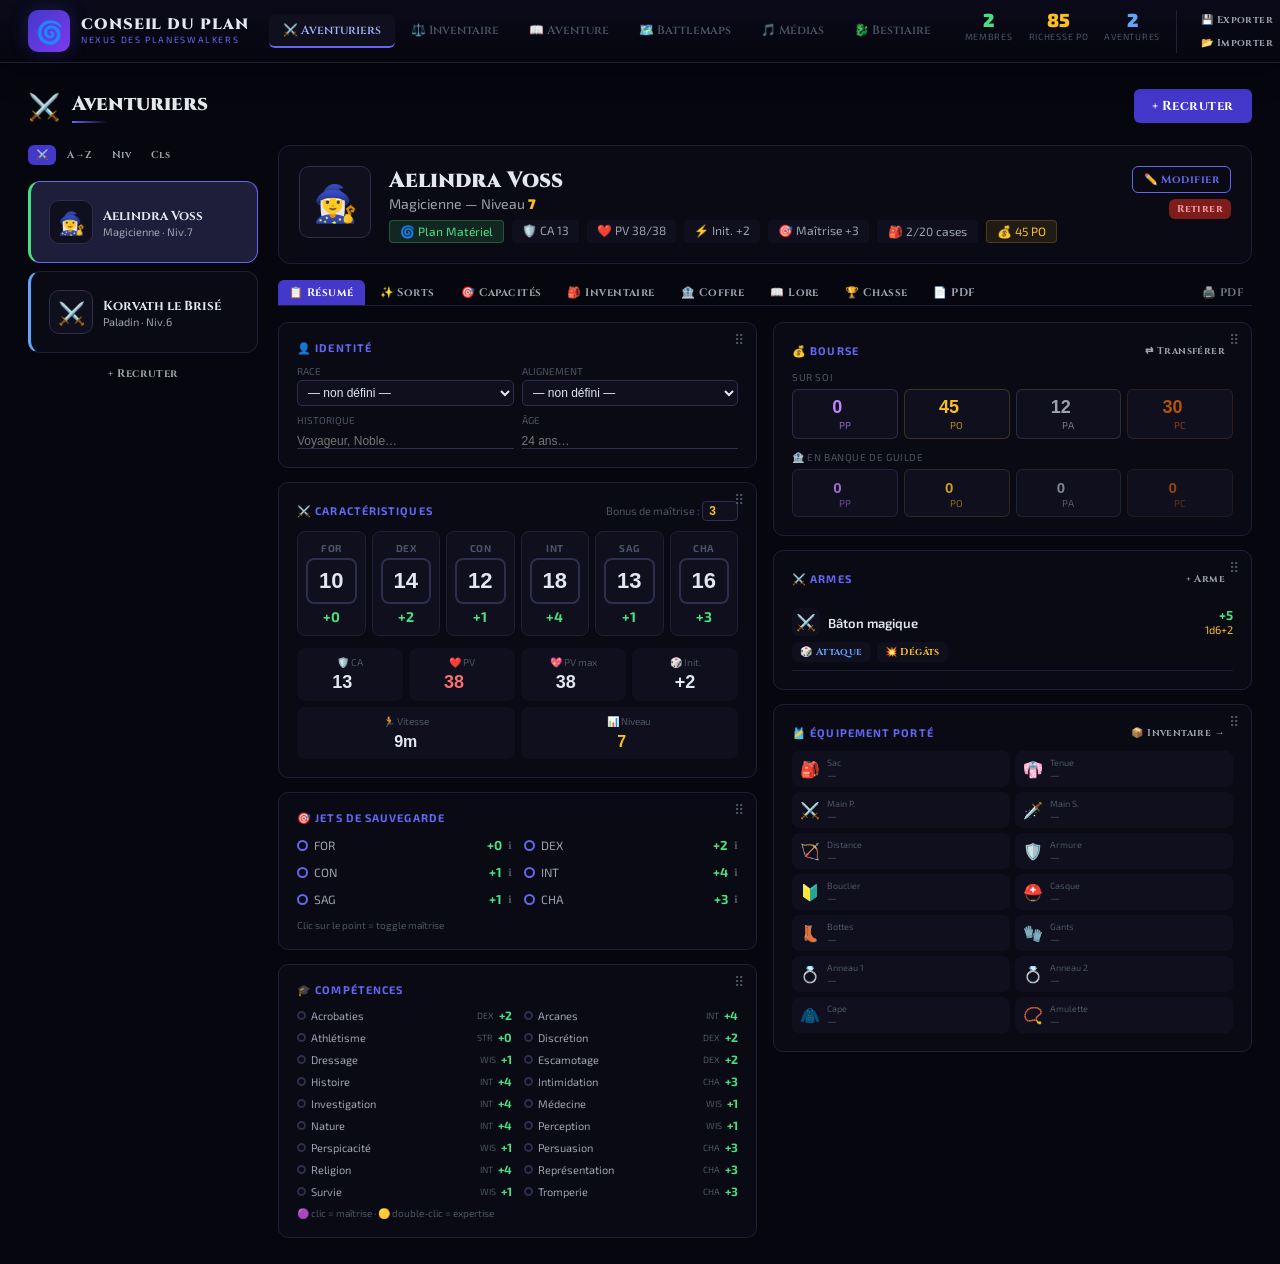
<file: conseil-du-plan-v1.0/index.html>
<!DOCTYPE html>
<html lang="fr">
<head>
    <meta charset="UTF-8">
    <meta name="viewport" content="width=device-width, initial-scale=1.0">
    <title>Conseil du Plan</title>
    
    <!-- Google Fonts -->
    <link href="https://fonts.googleapis.com/css2?family=Cinzel:wght@400;600;700;900&family=Crimson+Pro:ital,wght@0,400;0,600;1,400;1,600&family=Exo+2:wght@300;400;600;700&display=swap" rel="stylesheet">

    <!-- CSS -->
    <link rel="stylesheet" href="css/styles.css">
</head>
<body>
<body>

<!-- HEADER -->
<header id="header">
  <div id="header-inner">
    <div id="logo">
      <div id="logo-icon">🌀</div>
      <div>
        <div id="logo-title">CONSEIL DU PLAN</div>
        <div id="logo-sub">Nexus des Planeswalkers</div>
      </div>
    </div>
    <nav>
      <button class="nav-btn active" data-module="members" onclick="switchModule('members',this)">⚔️ Aventuriers</button>
      <button class="nav-btn" data-module="inventory" onclick="switchModule('inventory',this)">⚖️ Inventaire</button>
      <button class="nav-btn" data-module="adventure" onclick="switchModule('adventure',this)">📖 Aventure</button>
      <button class="nav-btn" data-module="battlemap" onclick="switchModule('battlemap',this)">🗺️ Battlemaps</button>
      <button class="nav-btn" data-module="media" onclick="switchModule('media',this)">🎵 Médias</button>
      <button class="nav-btn" data-module="bestiary" onclick="switchModule('bestiary',this)">🐉 Bestiaire</button>
    </nav>
    <div id="stats">
      <div class="stat"><div class="stat-v" id="stat-members" style="color:var(--green)">0</div><div class="stat-l">Membres</div></div>
      <div class="stat"><div class="stat-v" id="stat-items" style="color:var(--gold)">0 PO</div><div class="stat-l">Richesse PO</div></div>
      <div class="stat"><div class="stat-v" id="stat-logs" style="color:var(--blue)">0</div><div class="stat-l">Aventures</div></div>
      <div style="display:flex;flex-direction:column;gap:3px;border-left:1px solid var(--border);padding-left:16px">
        <button class="btn btn-ghost btn-xs" onclick="exportData()" title="Exporter toutes les données en JSON" style="font-size:10px;white-space:nowrap">💾 Exporter</button>
        <button class="btn btn-ghost btn-xs" onclick="importData()" title="Importer un fichier de sauvegarde JSON" style="font-size:10px;white-space:nowrap">📂 Importer</button>
      </div>
      <button onclick="toggleTheme()" id="theme-btn" title="Basculer mode clair/sombre"
        style="background:none;border:1px solid var(--border2);border-radius:8px;cursor:pointer;padding:6px 10px;font-size:16px;color:var(--text);transition:all .2s;margin-left:4px">🌙</button>
    </div>
  </div>
</header>

<main id="main">
  <div id="module-members" class="module"></div>
  <div id="module-inventory" class="module" style="display:none"></div>
  <div id="module-battlemap" class="module" style="display:none"></div>
  <div id="module-media" class="module" style="display:none"></div>
  <div id="module-adventure" class="module" style="display:none"></div>
  <div id="module-bestiary" class="module" style="display:none"></div>
</main>

<!-- MODAL CONTAINER -->
<div id="modal-container"></div>
<div id="toast"></div>


    <!-- JS Modules (ordre important !) -->
    <script src="js/core/constants.js"></script>
    <script src="js/data/data-store.js"></script>
    <script src="js/core/db.js"></script>
    <script src="js/core/toast.js"></script>
    <script src="js/core/modal.js"></script>
    <script src="js/core/app.js"></script>
    <script src="js/core/utils.js"></script>
    <script src="js/modules/aventuriers.js"></script>
    <script src="js/modules/member-modal.js"></script>
    <script src="js/modules/member-spells.js"></script>
    <script src="js/modules/member-inventory.js"></script>
    <script src="js/modules/member-save.js"></script>
    <script src="js/modules/member-resources.js"></script>
    <script src="js/modules/inventaire.js"></script>
    <script src="js/modules/journal.js"></script>
    <script src="js/modules/pnj.js"></script>
    <script src="js/modules/battlemaps.js"></script>
    <script src="js/modules/medias.js"></script>
    <script src="js/modules/bestiaire.js"></script>
    <script src="js/data/spells-aidedd.js"></script>
    <script src="js/modules/tresors.js"></script>
    <script src="js/modules/chasse.js"></script>
    <script src="js/modules/aventure.js"></script>
    <script src="js/core/export-import.js"></script>
    <script src="js/core/init.js"></script>
</body>
</html>
</file>
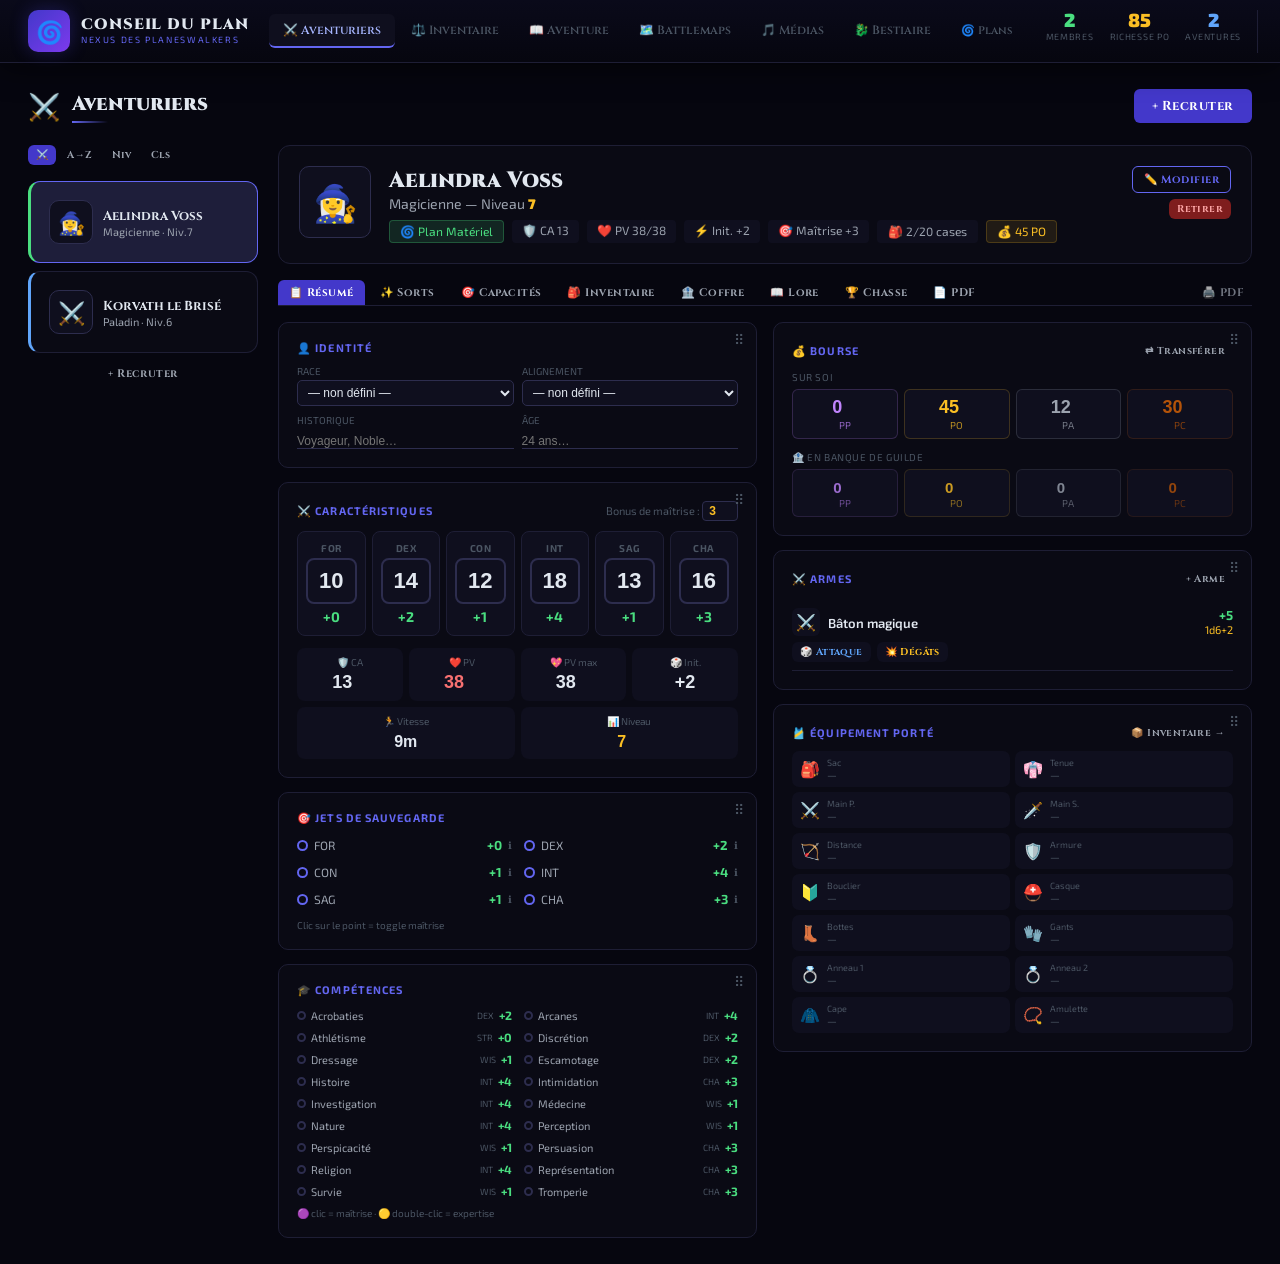
<file: conseil-du-plan-v8/index.html>
<!DOCTYPE html>
<html lang="fr">
<head>
    <meta charset="UTF-8">
    <meta name="viewport" content="width=device-width, initial-scale=1.0">
    <title>Conseil du Plan</title>
    
    <!-- Google Fonts -->
    <link href="https://fonts.googleapis.com/css2?family=Cinzel:wght@400;600;700;900&family=Crimson+Pro:ital,wght@0,400;0,600;1,400;1,600&family=Exo+2:wght@300;400;600;700&display=swap" rel="stylesheet">

    <!-- CSS -->
    <link rel="stylesheet" href="css/styles.css">
</head>
<body>
<body>

<!-- HEADER -->
<header id="header">
  <div id="header-inner">
    <div id="logo">
      <div id="logo-icon">🌀</div>
      <div>
        <div id="logo-title">CONSEIL DU PLAN</div>
        <div id="logo-sub">Nexus des Planeswalkers</div>
      </div>
    </div>
    <nav>
      <button class="nav-btn active" data-module="members" onclick="switchModule('members',this)">⚔️ Aventuriers</button>
      <button class="nav-btn" data-module="inventory" onclick="switchModule('inventory',this)">⚖️ Inventaire</button>
      <button class="nav-btn" data-module="adventure" onclick="switchModule('adventure',this)">📖 Aventure</button>
      <button class="nav-btn" data-module="battlemap" onclick="switchModule('battlemap',this)">🗺️ Battlemaps</button>
      <button class="nav-btn" data-module="media" onclick="switchModule('media',this)">🎵 Médias</button>
      <button class="nav-btn" data-module="bestiary" onclick="switchModule('bestiary',this)">🐉 Bestiaire</button>
      <button class="nav-btn" onclick="openPlanesModal()" style="font-size:11px" title="Gérer les noms de plans">🌀 Plans</button>
    </nav>
    <div id="stats">
      <div class="stat"><div class="stat-v" id="stat-members" style="color:var(--green)">0</div><div class="stat-l">Membres</div></div>
      <div class="stat"><div class="stat-v" id="stat-items" style="color:var(--gold)">0 PO</div><div class="stat-l">Richesse PO</div></div>
      <div class="stat"><div class="stat-v" id="stat-logs" style="color:var(--blue)">0</div><div class="stat-l">Aventures</div></div>
      <div style="display:flex;flex-direction:column;gap:3px;border-left:1px solid var(--border);padding-left:16px">
        <button class="btn btn-ghost btn-xs" onclick="exportData()" title="Exporter toutes les données en JSON" style="font-size:10px;white-space:nowrap">💾 Exporter</button>
        <button class="btn btn-ghost btn-xs" onclick="importData()" title="Importer un fichier de sauvegarde JSON" style="font-size:10px;white-space:nowrap">📂 Importer</button>
      </div>
      <button onclick="toggleTheme()" id="theme-btn" title="Basculer mode clair/sombre"
        style="background:none;border:1px solid var(--border2);border-radius:8px;cursor:pointer;padding:6px 10px;font-size:16px;color:var(--text);transition:all .2s;margin-left:4px">🌙</button>
    </div>
  </div>
</header>

<main id="main">
  <div id="module-members" class="module"></div>
  <div id="module-inventory" class="module" style="display:none"></div>
  <div id="module-battlemap" class="module" style="display:none"></div>
  <div id="module-media" class="module" style="display:none"></div>
  <div id="module-adventure" class="module" style="display:none"></div>
  <div id="module-bestiary" class="module" style="display:none"></div>
</main>

<!-- MODAL CONTAINER -->
<div id="modal-container"></div>
<div id="toast"></div>


    <!-- JS Modules (ordre important !) -->
    <script src="js/core/constants.js"></script>
    <script src="js/data/data-store.js"></script>
    <script src="js/core/db.js"></script>
    <script src="js/core/toast.js"></script>
    <script src="js/core/modal.js"></script>
    <script src="js/core/app.js"></script>
    <script src="js/core/utils.js"></script>
    <script src="js/modules/aventuriers.js"></script>
    <script src="js/modules/member-modal.js"></script>
    <script src="js/modules/member-spells.js"></script>
    <script src="js/modules/member-inventory.js"></script>
    <script src="js/modules/member-save.js"></script>
    <script src="js/modules/member-resources.js"></script>
    <script src="js/modules/inventaire.js"></script>
    <script src="js/modules/journal.js"></script>
    <script src="js/modules/pnj.js"></script>
    <script src="js/modules/battlemaps.js"></script>
    <script src="js/modules/medias.js"></script>
    <script src="js/modules/bestiaire.js"></script>
    <script src="js/data/spells-aidedd.js"></script>
    <script src="js/modules/tresors.js"></script>
    <script src="js/modules/chasse.js"></script>
    <script src="js/modules/aventure.js"></script>
    <script src="js/core/export-import.js"></script>
    <script src="js/core/init.js"></script>
</body>
</html>
</file>
<file: conseil-du-plan-v1.0/css/styles.css>
/* @import déplacé vers <link> dans index.html */

*{box-sizing:border-box;margin:0;padding:0}
:root{
  --bg:#06060f;--surface:#0a0a14;--surface2:#0f0f1e;--selected:#1e1e3a;--border:#1e1e35;--border2:#2d2d4e;
  --text:#e2e8f0;--muted:#9ca3af;--dim:#4b5563;
  --indigo:#6366f1;--indigo-dark:#4338ca;--indigo-deep:#312e81;
  --gold:#fbbf24;--green:#4ade80;--sky:#38bdf8;--red:#f87171;--blue:#60a5fa;--purple:#c084fc;
  --accent:#c8a455;
}
body{background:var(--bg);color:var(--text);font-family:'Exo 2',sans-serif;min-height:100vh}
::-webkit-scrollbar{width:5px;height:5px}
::-webkit-scrollbar-track{background:var(--surface)}
::-webkit-scrollbar-thumb{background:var(--border2);border-radius:3px}

/* ═══════════════════════════════════════════════════════════
   HEADER
   ═══════════════════════════════════════════════════════════ */
#header{
  position:sticky;top:0;z-index:200;
  background:linear-gradient(180deg,#0a0a1a,#06060f);
  border-bottom:1px solid var(--border);
  box-shadow:0 4px 30px rgba(0,0,0,.6);
  padding:0 28px;
}
#header-inner{max-width:1440px;margin:0 auto;display:flex;align-items:center;gap:20px;height:62px}
#logo{display:flex;align-items:center;gap:11px;flex-shrink:0}
#logo-icon{
  width:42px;height:42px;
  background:linear-gradient(135deg,var(--indigo-dark),#7c3aed);
  border-radius:10px;display:flex;align-items:center;justify-content:center;
  font-size:22px;box-shadow:0 0 18px #4338ca55
}
#logo-title{font-family:'Cinzel',serif;font-weight:900;font-size:15px;letter-spacing:.06em;color:var(--text);line-height:1.1}
#logo-sub{font-size:9px;letter-spacing:.18em;text-transform:uppercase;color:var(--indigo)}
nav{display:flex;gap:2px;flex:1;justify-content:center}
.nav-btn{
  display:flex;align-items:center;gap:7px;padding:8px 14px;border-radius:6px;border:none;
  cursor:pointer;background:transparent;color:var(--dim);font-family:'Cinzel',serif;
  font-size:12px;font-weight:600;border-bottom:2px solid transparent;transition:all .15s;
  white-space:nowrap
}
.nav-btn:hover{color:var(--muted);background:var(--surface2)}
.nav-btn.active{color:#a5b4fc;background:var(--surface2);border-bottom-color:var(--indigo)}
#stats{display:flex;gap:16px;flex-shrink:0}
.stat{text-align:center}
.stat-v{font-weight:900;font-size:19px;line-height:1}
.stat-l{font-size:9px;text-transform:uppercase;letter-spacing:.08em;color:var(--dim);margin-top:2px}

/* ═══════════════════════════════════════════════════════════
   MAIN
   ═══════════════════════════════════════════════════════════ */
#main{max-width:1440px;margin:0 auto;padding:26px 28px}
.module-header{display:flex;align-items:center;gap:12px;margin-bottom:22px}
.module-title{font-family:'Cinzel',serif;font-weight:900;font-size:20px;color:var(--text)}
.module-bar{width:36px;height:2px;background:linear-gradient(90deg,var(--indigo),transparent);margin-top:4px}

/* ═══════════════════════════════════════════════════════════
   CARDS
   ═══════════════════════════════════════════════════════════ */
.card{background:var(--surface);border:1px solid var(--border);border-radius:10px;padding:18px}
.card:hover{border-color:var(--border2)}

/* ═══════════════════════════════════════════════════════════
   BUTTONS
   ═══════════════════════════════════════════════════════════ */
.btn{
  display:inline-flex;align-items:center;gap:6px;padding:8px 18px;border-radius:6px;border:none;
  cursor:pointer;font-weight:700;font-family:'Cinzel',serif;letter-spacing:.04em;
  font-size:13px;transition:all .15s;white-space:nowrap
}
.btn-primary{background:var(--indigo-dark);color:#fff}
.btn-primary:hover{background:#3730a3}
.btn-outline{background:transparent;color:var(--indigo);border:1px solid var(--indigo)}
.btn-outline:hover{background:var(--surface2)}
.btn-ghost{background:transparent;color:var(--muted);border:none}
.btn-ghost:hover{background:var(--border)}
.btn-danger{background:#7f1d1d;color:#fca5a5;border:none}
.btn-danger:hover{background:#991b1b}
.btn-sm{padding:5px 11px;font-size:11px}
.btn-xs{padding:3px 8px;font-size:10px}

/* ═══════════════════════════════════════════════════════════
   FORM
   ═══════════════════════════════════════════════════════════ */
.field{margin-bottom:14px}
.field label{
  display:block;font-size:11px;color:var(--muted);
  letter-spacing:.09em;text-transform:uppercase;margin-bottom:5px;font-weight:600
}
.field input,.field textarea,.field select{
  width:100%;background:var(--surface2);border:1px solid var(--border2);border-radius:6px;
  color:var(--text);padding:8px 12px;font-size:14px;font-family:inherit;outline:none;
  transition:border .15s
}
.field input:focus,.field textarea:focus,.field select:focus{border-color:var(--indigo)}
.field textarea{resize:vertical;font-family:'Crimson Pro',serif;font-size:15px;line-height:1.7}
.grid2{display:grid;grid-template-columns:1fr 1fr;gap:0 16px}

/* ═══════════════════════════════════════════════════════════
   MODAL
   ═══════════════════════════════════════════════════════════ */
.overlay{
  position:fixed;inset:0;background:rgba(0,0,0,.78);backdrop-filter:blur(5px);
  z-index:500;display:flex;align-items:center;justify-content:center;padding:20px
}
.modal{
  background:var(--bg);border:1px solid var(--border2);border-radius:14px;
  width:100%;max-width:680px;max-height:88vh;overflow:auto;
  box-shadow:0 30px 60px rgba(0,0,0,.8)
}
.modal-wide{max-width:900px}
.modal-header{
  padding:18px 24px;border-bottom:1px solid var(--border);
  display:flex;justify-content:space-between;align-items:center;
  position:sticky;top:0;background:var(--bg);z-index:10
}
.modal-title{font-family:'Cinzel',serif;font-size:17px;color:var(--text)}
.modal-body{padding:24px}
.modal-footer{
  padding:14px 24px;border-top:1px solid var(--border);
  display:flex;justify-content:flex-end;gap:10px;
  position:sticky;bottom:0;background:var(--bg)
}
.modal-close{background:none;border:none;color:var(--dim);cursor:pointer;font-size:20px;line-height:1;padding:2px 6px}
.modal-close:hover{color:var(--text)}

/* ═══════════════════════════════════════════════════════════
   RARITY BADGES
   ═══════════════════════════════════════════════════════════ */
.badge{padding:2px 8px;border-radius:4px;font-size:11px;font-weight:600;letter-spacing:.05em}
.badge-common   {color:#9ca3af;background:#9ca3af18;border:1px solid #9ca3af33}
.badge-uncommon {color:#4ade80;background:#4ade8018;border:1px solid #4ade8033}
.badge-rare     {color:#60a5fa;background:#60a5fa18;border:1px solid #60a5fa33}
.badge-veryrare {color:#c084fc;background:#c084fc18;border:1px solid #c084fc33}
.badge-legendary{color:#fb923c;background:#fb923c18;border:1px solid #fb923c33}

/* ═══════════════════════════════════════════════════════════
   TAGS
   ═══════════════════════════════════════════════════════════ */
.tag{
  padding:2px 8px;border-radius:4px;font-size:11px;
  background:#6366f118;color:var(--indigo);border:1px solid #6366f133
}

/* ═══════════════════════════════════════════════════════════
   AVATAR PICKER
   ═══════════════════════════════════════════════════════════ */
.avatar-grid{display:flex;flex-wrap:wrap;gap:6px;margin-top:6px}
.avatar-opt{
  width:38px;height:38px;font-size:20px;background:var(--surface2);
  border:1px solid var(--border2);border-radius:6px;cursor:pointer;
  display:flex;align-items:center;justify-content:center;transition:all .1s
}
.avatar-opt:hover{border-color:var(--indigo)}
.avatar-opt.selected{background:var(--indigo-dark);border-color:var(--indigo)}
.avatar-img-opt{width:38px;height:38px;border-radius:6px;object-fit:cover;cursor:pointer;border:2px solid transparent}
.avatar-img-opt.selected{border-color:var(--indigo)}

/* ═══════════════════════════════════════════════════════════
   SECTION DIVIDER
   ═══════════════════════════════════════════════════════════ */
.section-divider{display:flex;align-items:center;gap:8px;margin-bottom:10px;margin-top:20px}
.section-divider-label{font-size:11px;font-weight:700;letter-spacing:.1em;text-transform:uppercase;color:var(--indigo);white-space:nowrap}
.section-divider-line{flex:1;height:1px;background:linear-gradient(90deg,var(--indigo)44,transparent)}

/* ═══════════════════════════════════════════════════════════
   JOURNAL PARCHMENT
   ═══════════════════════════════════════════════════════════ */
#journal-content.parchment{
  background:linear-gradient(160deg,#1a1208 0%,#130e06 50%,#1a1208 100%);
  border:1px solid #78350f55;border-radius:10px;padding:32px 36px;position:relative;
}
#journal-content.parchment::before{
  content:'';position:absolute;inset:0;border-radius:10px;
  background:url("data:image/svg+xml,%3Csvg xmlns='http://www.w3.org/2000/svg' width='200' height='200'%3E%3Cfilter id='n'%3E%3CfeTurbulence type='fractalNoise' baseFrequency='.65' numOctaves='3' stitchTiles='stitch'/%3E%3CfeColorMatrix type='saturate' values='0'/%3E%3C/filter%3E%3Crect width='200' height='200' filter='url(%23n)' opacity='0.04'/%3E%3C/svg%3E");
  pointer-events:none;opacity:.5
}
.journal-entry-text{
  font-family:'Crimson Pro',serif;font-size:17px;line-height:1.85;color:#d4b896;
  white-space:pre-wrap;position:relative;z-index:1
}
.journal-entry-title{font-family:'Cinzel',serif;font-size:22px;color:#e8d5b0;margin-bottom:8px;position:relative;z-index:1}
.journal-meta{color:#a07850;font-size:13px;position:relative;z-index:1}
.journal-tags{display:flex;gap:6px;flex-wrap:wrap;margin-top:16px;position:relative;z-index:1}
.journal-tag{padding:2px 10px;border-radius:4px;font-size:11px;background:#78350f22;color:#fbbf24;border:1px solid #78350f55}

/* ═══════════════════════════════════════════════════════════
   STATBLOCK
   ═══════════════════════════════════════════════════════════ */
.statblock{background:var(--surface2);border:1px solid var(--border2);border-radius:8px;padding:16px}
.stat-row{display:flex;justify-content:space-between;align-items:center;padding:6px 0;border-bottom:1px solid var(--border)}
.stat-row:last-child{border-bottom:none}
.stat-key{color:var(--muted);font-size:13px}
.stat-val{color:var(--text);font-weight:600;font-size:13px;text-align:right;max-width:60%}
.stat-score{text-align:center;padding:10px 8px;background:var(--surface2);border-radius:8px;border:1px solid var(--border)}
.stat-score-val{font-size:22px;font-weight:900;color:var(--text);line-height:1}
.stat-score-mod{font-size:12px;color:var(--indigo);margin-top:2px}
.stat-score-name{font-size:10px;color:var(--dim);text-transform:uppercase;letter-spacing:.08em;margin-top:3px}

/* ═══════════════════════════════════════════════════════════
   MEMBER CARD
   ═══════════════════════════════════════════════════════════ */
.member-card{
  background:var(--surface);border:1px solid var(--border);border-radius:12px;
  overflow:hidden;transition:border-color .15s;cursor:pointer
}
.member-card:hover{border-color:var(--border2)}
.member-card.active{background:var(--selected);border-color:var(--indigo)}
.member-card-banner{height:5px}
.member-card-body{padding:18px}
.member-avatar{
  width:58px;height:58px;border-radius:10px;object-fit:cover;
  background:var(--surface2);border:1px solid var(--border2);
  display:flex;align-items:center;justify-content:center;
  font-size:30px;flex-shrink:0;overflow:hidden
}

/* ═══════════════════════════════════════════════════════════
   BATTLEMAP
   ═══════════════════════════════════════════════════════════ */
#map-canvas-wrap{overflow:auto;flex:1}
.map-cell{position:absolute;box-sizing:border-box;cursor:crosshair}
.token{
  position:absolute;border-radius:50%;display:flex;align-items:center;justify-content:center;
  font-weight:900;color:#fff;cursor:grab;user-select:none;z-index:10;
  font-size:10px;transition:box-shadow .1s;overflow:hidden;flex-direction:column
}
.token:active{cursor:grabbing}
.token.selected{outline:2px solid #fff;outline-offset:1px;box-shadow:0 0 14px currentColor!important}

/* ═══════════════════════════════════════════════════════════
   IMAGE UPLOAD
   ═══════════════════════════════════════════════════════════ */
.img-upload-btn{
  display:flex;flex-direction:column;align-items:center;justify-content:center;gap:6px;
  width:100%;min-height:90px;border:2px dashed var(--border2);border-radius:8px;
  cursor:pointer;color:var(--muted);font-size:13px;background:transparent;
  transition:border-color .15s;padding:16px
}
.img-upload-btn:hover{border-color:var(--indigo);color:var(--indigo)}

/* ═══════════════════════════════════════════════════════════
   DIVERS
   ═══════════════════════════════════════════════════════════ */
.scroll{overflow-y:auto}
hr{border:none;border-top:1px solid var(--border);margin:16px 0}

/* ═══════════════════════════════════════════════════════════
   TOAST
   ═══════════════════════════════════════════════════════════ */
#toast{
  position:fixed;bottom:24px;right:24px;z-index:999;
  background:var(--surface2);border:1px solid var(--indigo);border-radius:8px;
  padding:12px 20px;color:var(--text);font-size:14px;
  transform:translateY(80px);opacity:0;transition:all .3s;pointer-events:none
}
#toast.show{transform:translateY(0);opacity:1}

/* ═══════════════════════════════════════════════════════════
   SECRET BOX
   ═══════════════════════════════════════════════════════════ */
.secret-box{background:var(--surface);border:1px solid #78350f;border-radius:6px;padding:12px 16px}
.secret-text{color:#fcd34d;font-family:'Crimson Pro',serif;font-size:15px;line-height:1.7}

/* ═══════════════════════════════════════════════════════════
   RESPONSIVE
   ═══════════════════════════════════════════════════════════ */
@media(max-width:800px){
  #header-inner{flex-wrap:wrap;height:auto;padding:10px 0}
  nav{order:3;width:100%;overflow-x:auto;padding-bottom:4px}
}

/* ═══════════════════════════════════════════════════════════
   LIGHT MODE
   ═══════════════════════════════════════════════════════════ */
body.light-mode{
  --blue:#0369a1;
  --bg:#f0f0f8;--surface:#ffffff;--surface2:#f5f5fc;--selected:#e8eaff;
  --border:#d4d4e8;--border2:#b8b8d4;
  --text:#1a1a2e;--muted:#4b5280;--dim:#9090b0;
}
body.light-mode #header{background:linear-gradient(180deg,#ffffff,#f0f0f8);box-shadow:0 4px 20px rgba(0,0,0,.08)}
body.light-mode .nav-btn{color:var(--dim)}
body.light-mode .nav-btn:hover{background:#e8e8f8;color:var(--muted)}
body.light-mode .nav-btn.active{color:#4338ca;background:#ebebff;border-bottom-color:#4338ca}
body.light-mode .card{background:#fff;border-color:var(--border)}
body.light-mode input:focus,body.light-mode select:focus,body.light-mode textarea:focus{border-color:#6366f1;outline:none}
body.light-mode .btn-ghost{color:var(--muted);background:transparent}
body.light-mode .btn-ghost:hover{background:#e8e8f8;color:var(--text)}
body.light-mode .btn-outline{border-color:var(--border2);color:var(--muted)}
body.light-mode .btn-outline:hover{border-color:#6366f1;color:#6366f1}
body.light-mode #sidebar{background:#fff;border-color:var(--border)}
body.light-mode .member-card:hover{background:#f5f5fc;border-color:#c4c4e8}
body.light-mode .member-card.active{background:#eff1ff;border-color:#818cf8}
body.light-mode .stat-score{background:#f0f0fc}
body.light-mode .stat-score-val{color:#1a1a2e}
body.light-mode .stat-score-mod{color:#6366f1}
body.light-mode #toast{background:#fff;border-color:#6366f1;color:#1a1a2e;box-shadow:0 4px 20px rgba(0,0,0,.12)}
body.light-mode .secret-text{color:#92400e}
body.light-mode .img-upload-btn{border-color:var(--border2);color:var(--muted)}
body.light-mode .img-upload-btn:hover{border-color:#6366f1;color:#6366f1}
body.light-mode ::-webkit-scrollbar-track{background:#f0f0f8}
body.light-mode ::-webkit-scrollbar-thumb{background:#c4c4e0}
body.light-mode .secret-box{background:#fffbeb;border-color:#f59e0b}
body.light-mode #map-canvas-wrap{background:#dde1ea}
body.light-mode .overlay{background:rgba(0,0,0,.4)}
body.light-mode .modal{background:#fff;border-color:var(--border)}
body.light-mode .modal-header{background:#f8f8fb}
body.light-mode .modal-footer{background:#f8f8fb}
body.light-mode .modal-close{color:#555}
body.light-mode input,body.light-mode textarea,body.light-mode select{background:var(--surface);color:var(--text);border-color:var(--border2)}
body.light-mode .badge-common  {background:#f0f0f3;color:#555}
body.light-mode .badge-uncommon{background:#e7faf0;color:#16a34a}
body.light-mode .badge-rare    {background:#eff6ff;color:#2563eb}
body.light-mode .badge-veryrare{background:#f5f3ff;color:#7c3aed}
body.light-mode .badge-legendary{background:#fff7ed;color:#c2410c}
body.light-mode .tab-btn{color:#555}
body.light-mode .tab-btn.active{color:var(--indigo)}
body.light-mode #token-popup{background:#fff!important;border-color:#c0c4d8!important;color:var(--text)}
body.light-mode #token-popup *{color:var(--text)}
body.light-mode .tooltip{background:#fff;border:1px solid var(--border2);color:var(--text)}
/* Journal light */
body.light-mode #journal-content.parchment{
  background:linear-gradient(160deg,#fdf6e3 0%,#fef9ec 50%,#fdf6e3 100%);
  border-color:#c8a86044;box-shadow:0 4px 24px rgba(160,120,40,.08);
}
body.light-mode #journal-content.parchment::before{opacity:.12}
body.light-mode .journal-entry-title{color:#3d2b0e}
body.light-mode .journal-entry-text{color:#4a3520}
body.light-mode .journal-meta{color:#8b6340}
body.light-mode .journal-tag{background:#f3e4c044;color:#9a7030;border-color:#c8a86044}
body.light-mode #journal-sidebar>div{background:var(--surface)!important}
/* Drag & Drop light */
body.light-mode .drag-over{outline-color:var(--indigo);background:rgba(99,102,241,0.05)}
body.light-mode .dragging{opacity:.4}

/* ═══════════════════════════════════════════════════════════
   ANIMATIONS
   ═══════════════════════════════════════════════════════════ */
@keyframes slideUp{
  from{transform:translateY(20px);opacity:0}
  to  {transform:translateY(0);   opacity:1}
}
@keyframes fadeIn{
  from{opacity:0}
  to  {opacity:1}
}

/* ═══════════════════════════════════════════════════════════
   V6 : PANNEAUX LEGO (drag-and-drop du résumé aventurier)
   ═══════════════════════════════════════════════════════════ */
.v6-panel{
  position:relative;
  transition:box-shadow .15s,transform .1s;
  cursor:default;
}
.v6-panel-handle{
  position:absolute;top:8px;right:8px;
  color:var(--dim);font-size:14px;cursor:grab;
  padding:2px 4px;border-radius:4px;
  transition:color .15s,background .15s;
  user-select:none;line-height:1;
}
.v6-panel-handle:hover{color:var(--indigo);background:var(--indigo)15}
.v6-panel[draggable=true]{cursor:grab}
.v6-panel.dragging{opacity:.4;box-shadow:0 8px 24px #0008;transform:scale(.98)}
.v6-drop-col{
  display:flex;flex-direction:column;gap:14px;min-height:100px;
  transition:outline .15s;
}
.v6-drop-col.drag-over{
  outline:2px dashed var(--indigo);
  border-radius:10px;
  background:rgba(99,102,241,.04);
}

/* ═══════════════════════════════════════════════════════════
   PATCH 2b — DRAG & DROP UNIFIÉ (DragDrop dans utils.js)
   Ces classes sont appliquées par DragDrop.makeDraggable()
   et DragDrop.makeDropZone() sur tous les items d'inventaire,
   objets marchands, loot, etc.
   ═══════════════════════════════════════════════════════════ */

/**
 * État d'un élément en cours de drag.
 * Semi-transparent + légèrement réduit pour signaler le mouvement.
 * NE PAS modifier opacity à 0 (l'élément doit rester visible
 * comme "source" pendant le drag).
 */
.dragging{
  opacity:.4;
  transform:scale(.95);
  transition:opacity .15s ease, transform .15s ease;
  cursor:grabbing!important;
}

/**
 * État d'une zone de drop survolée par un drag.
 * Contour en tirets avec la couleur d'accent de l'application.
 * Le fond légèrement teinté aide à délimiter la zone sans être agressif.
 *
 * NOTE : outline-offset évite que le contour chevauche le contenu.
 * La valeur de --accent est définie dans :root et utilisée ici pour
 * assurer la cohérence avec le thème doré du jeu.
 */
.drag-over{
  outline:2px dashed var(--accent,#c8a455);
  outline-offset:4px;
  background:rgba(200,164,85,.05);
  border-radius:6px;
  transition:outline .1s ease, background .1s ease;
}

/* ── Variante indigo pour les zones de drop du coffre/inventaire ── */
/* Utilisée via chestDrop() dans aventuriers.js */
.drag-over-indigo{
  outline:2px dashed var(--indigo);
  outline-offset:4px;
  background:rgba(99,102,241,.05);
  border-radius:6px;
}

/* ═══════════════════════════════════════════════════════════
   V6 : INPUTS INLINE (champs de stats sans flèches spinner)
   ═══════════════════════════════════════════════════════════ */
.stat-score input{-moz-appearance:textfield}
.stat-score input::-webkit-outer-spin-button,
.stat-score input::-webkit-inner-spin-button{-webkit-appearance:none}

/* ═══════════════════════════════════════════════════════════
   PATCH 4 — RESSOURCES AVENTURIER
   Styles pour le panneau renderResourcesPanel() dans
   member-resources.js (onglet Résumé de la fiche aventurier).
   ═══════════════════════════════════════════════════════════ */

/**
 * Conteneur principal du panneau Ressources.
 * Reçoit les sections emplacements de sorts, capacités et autres.
 */
.resources-panel{
  display:flex;
  flex-direction:column;
  gap:12px;
}

/**
 * Case cochable d'un emplacement de sort.
 * La couleur et le fond sont gérés inline (via la couleur de la ressource),
 * mais la transition est définie ici pour la cohérence.
 */
.spell-slot-box{
  width:22px;height:22px;border-radius:4px;cursor:pointer;
  transition:background .15s, border-color .15s, transform .1s;
}
.spell-slot-box:hover{transform:scale(1.15)}

/**
 * Ligne d'une ressource (usage ou custom).
 * Flexbox horizontal avec icône, nom, compteur et badge de recharge.
 */
.resource-row{
  display:flex;align-items:center;gap:10px;
  padding:6px 0;border-bottom:1px solid var(--border);
}
.resource-row:last-child{border-bottom:none}

/**
 * Badge de recharge affiché à droite de chaque ressource.
 * Police plus petite, couleur atténuée.
 */
.resource-recharge-badge{
  font-size:10px;color:var(--dim);
  min-width:60px;text-align:right;
}

/* ═══════════════════════════════════════════════════════════
   IMPRESSION @media print
   ═══════════════════════════════════════════════════════════ */
@media print{
  body>*:not(#print-sheet){display:none!important}
  #print-sheet{
    display:block!important;position:fixed;top:0;left:0;
    width:210mm;min-height:297mm;background:white;color:black;
    font-family:'Crimson Pro',Georgia,serif;font-size:10pt;padding:10mm;
  }
  #print-sheet .ps-header{
    display:flex;align-items:center;gap:12px;
    border-bottom:2px solid #333;padding-bottom:8px;margin-bottom:12px;
  }
  #print-sheet .ps-section{break-inside:avoid;margin-bottom:10px}
  #print-sheet .ps-section-title{
    font-family:'Cinzel',serif;font-size:9pt;text-transform:uppercase;
    letter-spacing:.1em;border-bottom:1px solid #999;margin-bottom:5px;color:#444;
  }
  #print-sheet .ps-grid6{display:grid;grid-template-columns:repeat(6,1fr);gap:4px;text-align:center}
  #print-sheet .ps-stat-box{border:1px solid #999;border-radius:6px;padding:4px}
  #print-sheet .ps-stat-val{font-size:18pt;font-weight:900}
  #print-sheet .ps-stat-mod{font-size:11pt;font-weight:700}
  #print-sheet .ps-stat-name{font-size:7pt;text-transform:uppercase;color:#555}
  #print-sheet .ps-grid2{display:grid;grid-template-columns:1fr 1fr;gap:6px}
  #print-sheet .ps-coin{text-align:center;border:1px solid #ccc;border-radius:4px;padding:3px}
  /* Masquer les artefacts de drag pendant l'impression */
  .dragging,.drag-over{opacity:1!important;outline:none!important;background:transparent!important}
}
</file>
<file: conseil-du-plan-v8/css/styles.css>
/* @import déplacé vers <link> dans index.html */

*{box-sizing:border-box;margin:0;padding:0}
:root{
  --bg:#06060f;--surface:#0a0a14;--surface2:#0f0f1e;--selected:#1e1e3a;--border:#1e1e35;--border2:#2d2d4e;
  --text:#e2e8f0;--muted:#9ca3af;--dim:#4b5563;
  --indigo:#6366f1;--indigo-dark:#4338ca;--indigo-deep:#312e81;
  --gold:#fbbf24;--green:#4ade80;--sky:#38bdf8;--red:#f87171;--blue:#60a5fa;--purple:#c084fc;
  --accent:#c8a455;
}
body{background:var(--bg);color:var(--text);font-family:'Exo 2',sans-serif;min-height:100vh}
::-webkit-scrollbar{width:5px;height:5px}
::-webkit-scrollbar-track{background:var(--surface)}
::-webkit-scrollbar-thumb{background:var(--border2);border-radius:3px}

/* ═══════════════════════════════════════════════════════════
   HEADER
   ═══════════════════════════════════════════════════════════ */
#header{
  position:sticky;top:0;z-index:200;
  background:linear-gradient(180deg,#0a0a1a,#06060f);
  border-bottom:1px solid var(--border);
  box-shadow:0 4px 30px rgba(0,0,0,.6);
  padding:0 28px;
}
#header-inner{max-width:1440px;margin:0 auto;display:flex;align-items:center;gap:20px;height:62px}
#logo{display:flex;align-items:center;gap:11px;flex-shrink:0}
#logo-icon{
  width:42px;height:42px;
  background:linear-gradient(135deg,var(--indigo-dark),#7c3aed);
  border-radius:10px;display:flex;align-items:center;justify-content:center;
  font-size:22px;box-shadow:0 0 18px #4338ca55
}
#logo-title{font-family:'Cinzel',serif;font-weight:900;font-size:15px;letter-spacing:.06em;color:var(--text);line-height:1.1}
#logo-sub{font-size:9px;letter-spacing:.18em;text-transform:uppercase;color:var(--indigo)}
nav{display:flex;gap:2px;flex:1;justify-content:center}
.nav-btn{
  display:flex;align-items:center;gap:7px;padding:8px 14px;border-radius:6px;border:none;
  cursor:pointer;background:transparent;color:var(--dim);font-family:'Cinzel',serif;
  font-size:12px;font-weight:600;border-bottom:2px solid transparent;transition:all .15s;
  white-space:nowrap
}
.nav-btn:hover{color:var(--muted);background:var(--surface2)}
.nav-btn.active{color:#a5b4fc;background:var(--surface2);border-bottom-color:var(--indigo)}
#stats{display:flex;gap:16px;flex-shrink:0}
.stat{text-align:center}
.stat-v{font-weight:900;font-size:19px;line-height:1}
.stat-l{font-size:9px;text-transform:uppercase;letter-spacing:.08em;color:var(--dim);margin-top:2px}

/* ═══════════════════════════════════════════════════════════
   MAIN
   ═══════════════════════════════════════════════════════════ */
#main{max-width:1440px;margin:0 auto;padding:26px 28px}
.module-header{display:flex;align-items:center;gap:12px;margin-bottom:22px}
.module-title{font-family:'Cinzel',serif;font-weight:900;font-size:20px;color:var(--text)}
.module-bar{width:36px;height:2px;background:linear-gradient(90deg,var(--indigo),transparent);margin-top:4px}

/* ═══════════════════════════════════════════════════════════
   CARDS
   ═══════════════════════════════════════════════════════════ */
.card{background:var(--surface);border:1px solid var(--border);border-radius:10px;padding:18px}
.card:hover{border-color:var(--border2)}

/* ═══════════════════════════════════════════════════════════
   BUTTONS
   ═══════════════════════════════════════════════════════════ */
.btn{
  display:inline-flex;align-items:center;gap:6px;padding:8px 18px;border-radius:6px;border:none;
  cursor:pointer;font-weight:700;font-family:'Cinzel',serif;letter-spacing:.04em;
  font-size:13px;transition:all .15s;white-space:nowrap
}
.btn-primary{background:var(--indigo-dark);color:#fff}
.btn-primary:hover{background:#3730a3}
.btn-outline{background:transparent;color:var(--indigo);border:1px solid var(--indigo)}
.btn-outline:hover{background:var(--surface2)}
.btn-ghost{background:transparent;color:var(--muted);border:none}
.btn-ghost:hover{background:var(--border)}
.btn-danger{background:#7f1d1d;color:#fca5a5;border:none}
.btn-danger:hover{background:#991b1b}
.btn-sm{padding:5px 11px;font-size:11px}
.btn-xs{padding:3px 8px;font-size:10px}

/* ═══════════════════════════════════════════════════════════
   FORM
   ═══════════════════════════════════════════════════════════ */
.field{margin-bottom:14px}
.field label{
  display:block;font-size:11px;color:var(--muted);
  letter-spacing:.09em;text-transform:uppercase;margin-bottom:5px;font-weight:600
}
.field input,.field textarea,.field select{
  width:100%;background:var(--surface2);border:1px solid var(--border2);border-radius:6px;
  color:var(--text);padding:8px 12px;font-size:14px;font-family:inherit;outline:none;
  transition:border .15s
}
.field input:focus,.field textarea:focus,.field select:focus{border-color:var(--indigo)}
.field textarea{resize:vertical;font-family:'Crimson Pro',serif;font-size:15px;line-height:1.7}
.grid2{display:grid;grid-template-columns:1fr 1fr;gap:0 16px}

/* ═══════════════════════════════════════════════════════════
   MODAL
   ═══════════════════════════════════════════════════════════ */
.overlay{
  position:fixed;inset:0;background:rgba(0,0,0,.78);backdrop-filter:blur(5px);
  z-index:500;display:flex;align-items:center;justify-content:center;padding:20px
}
.modal{
  background:var(--bg);border:1px solid var(--border2);border-radius:14px;
  width:100%;max-width:680px;max-height:88vh;overflow:auto;
  box-shadow:0 30px 60px rgba(0,0,0,.8)
}
.modal-wide{max-width:900px}
.modal-header{
  padding:18px 24px;border-bottom:1px solid var(--border);
  display:flex;justify-content:space-between;align-items:center;
  position:sticky;top:0;background:var(--bg);z-index:10
}
.modal-title{font-family:'Cinzel',serif;font-size:17px;color:var(--text)}
.modal-body{padding:24px}
.modal-footer{
  padding:14px 24px;border-top:1px solid var(--border);
  display:flex;justify-content:flex-end;gap:10px;
  position:sticky;bottom:0;background:var(--bg)
}
.modal-close{background:none;border:none;color:var(--dim);cursor:pointer;font-size:20px;line-height:1;padding:2px 6px}
.modal-close:hover{color:var(--text)}

/* ═══════════════════════════════════════════════════════════
   RARITY BADGES
   ═══════════════════════════════════════════════════════════ */
.badge{padding:2px 8px;border-radius:4px;font-size:11px;font-weight:600;letter-spacing:.05em}
.badge-common   {color:#9ca3af;background:#9ca3af18;border:1px solid #9ca3af33}
.badge-uncommon {color:#4ade80;background:#4ade8018;border:1px solid #4ade8033}
.badge-rare     {color:#60a5fa;background:#60a5fa18;border:1px solid #60a5fa33}
.badge-veryrare {color:#c084fc;background:#c084fc18;border:1px solid #c084fc33}
.badge-legendary{color:#fb923c;background:#fb923c18;border:1px solid #fb923c33}

/* ═══════════════════════════════════════════════════════════
   TAGS
   ═══════════════════════════════════════════════════════════ */
.tag{
  padding:2px 8px;border-radius:4px;font-size:11px;
  background:#6366f118;color:var(--indigo);border:1px solid #6366f133
}

/* ═══════════════════════════════════════════════════════════
   AVATAR PICKER
   ═══════════════════════════════════════════════════════════ */
.avatar-grid{display:flex;flex-wrap:wrap;gap:6px;margin-top:6px}
.avatar-opt{
  width:38px;height:38px;font-size:20px;background:var(--surface2);
  border:1px solid var(--border2);border-radius:6px;cursor:pointer;
  display:flex;align-items:center;justify-content:center;transition:all .1s
}
.avatar-opt:hover{border-color:var(--indigo)}
.avatar-opt.selected{background:var(--indigo-dark);border-color:var(--indigo)}
.avatar-img-opt{width:38px;height:38px;border-radius:6px;object-fit:cover;cursor:pointer;border:2px solid transparent}
.avatar-img-opt.selected{border-color:var(--indigo)}

/* ═══════════════════════════════════════════════════════════
   SECTION DIVIDER
   ═══════════════════════════════════════════════════════════ */
.section-divider{display:flex;align-items:center;gap:8px;margin-bottom:10px;margin-top:20px}
.section-divider-label{font-size:11px;font-weight:700;letter-spacing:.1em;text-transform:uppercase;color:var(--indigo);white-space:nowrap}
.section-divider-line{flex:1;height:1px;background:linear-gradient(90deg,var(--indigo)44,transparent)}

/* ═══════════════════════════════════════════════════════════
   JOURNAL PARCHMENT
   ═══════════════════════════════════════════════════════════ */
#journal-content.parchment{
  background:linear-gradient(160deg,#1a1208 0%,#130e06 50%,#1a1208 100%);
  border:1px solid #78350f55;border-radius:10px;padding:32px 36px;position:relative;
}
#journal-content.parchment::before{
  content:'';position:absolute;inset:0;border-radius:10px;
  background:url("data:image/svg+xml,%3Csvg xmlns='http://www.w3.org/2000/svg' width='200' height='200'%3E%3Cfilter id='n'%3E%3CfeTurbulence type='fractalNoise' baseFrequency='.65' numOctaves='3' stitchTiles='stitch'/%3E%3CfeColorMatrix type='saturate' values='0'/%3E%3C/filter%3E%3Crect width='200' height='200' filter='url(%23n)' opacity='0.04'/%3E%3C/svg%3E");
  pointer-events:none;opacity:.5
}
.journal-entry-text{
  font-family:'Crimson Pro',serif;font-size:17px;line-height:1.85;color:#d4b896;
  white-space:pre-wrap;position:relative;z-index:1
}
.journal-entry-title{font-family:'Cinzel',serif;font-size:22px;color:#e8d5b0;margin-bottom:8px;position:relative;z-index:1}
.journal-meta{color:#a07850;font-size:13px;position:relative;z-index:1}
.journal-tags{display:flex;gap:6px;flex-wrap:wrap;margin-top:16px;position:relative;z-index:1}
.journal-tag{padding:2px 10px;border-radius:4px;font-size:11px;background:#78350f22;color:#fbbf24;border:1px solid #78350f55}

/* ═══════════════════════════════════════════════════════════
   STATBLOCK
   ═══════════════════════════════════════════════════════════ */
.statblock{background:var(--surface2);border:1px solid var(--border2);border-radius:8px;padding:16px}
.stat-row{display:flex;justify-content:space-between;align-items:center;padding:6px 0;border-bottom:1px solid var(--border)}
.stat-row:last-child{border-bottom:none}
.stat-key{color:var(--muted);font-size:13px}
.stat-val{color:var(--text);font-weight:600;font-size:13px;text-align:right;max-width:60%}
.stat-score{text-align:center;padding:10px 8px;background:var(--surface2);border-radius:8px;border:1px solid var(--border)}
.stat-score-val{font-size:22px;font-weight:900;color:var(--text);line-height:1}
.stat-score-mod{font-size:12px;color:var(--indigo);margin-top:2px}
.stat-score-name{font-size:10px;color:var(--dim);text-transform:uppercase;letter-spacing:.08em;margin-top:3px}

/* ═══════════════════════════════════════════════════════════
   MEMBER CARD
   ═══════════════════════════════════════════════════════════ */
.member-card{
  background:var(--surface);border:1px solid var(--border);border-radius:12px;
  overflow:hidden;transition:border-color .15s;cursor:pointer
}
.member-card:hover{border-color:var(--border2)}
.member-card.active{background:var(--selected);border-color:var(--indigo)}
.member-card-banner{height:5px}
.member-card-body{padding:18px}
.member-avatar{
  width:58px;height:58px;border-radius:10px;object-fit:cover;
  background:var(--surface2);border:1px solid var(--border2);
  display:flex;align-items:center;justify-content:center;
  font-size:30px;flex-shrink:0;overflow:hidden
}

/* ═══════════════════════════════════════════════════════════
   BATTLEMAP
   ═══════════════════════════════════════════════════════════ */
#map-canvas-wrap{overflow:auto;flex:1}
.map-cell{position:absolute;box-sizing:border-box;cursor:crosshair}
.token{
  position:absolute;border-radius:50%;display:flex;align-items:center;justify-content:center;
  font-weight:900;color:#fff;cursor:grab;user-select:none;z-index:10;
  font-size:10px;transition:box-shadow .1s;overflow:hidden;flex-direction:column
}
.token:active{cursor:grabbing}
.token.selected{outline:2px solid #fff;outline-offset:1px;box-shadow:0 0 14px currentColor!important}

/* ═══════════════════════════════════════════════════════════
   IMAGE UPLOAD
   ═══════════════════════════════════════════════════════════ */
.img-upload-btn{
  display:flex;flex-direction:column;align-items:center;justify-content:center;gap:6px;
  width:100%;min-height:90px;border:2px dashed var(--border2);border-radius:8px;
  cursor:pointer;color:var(--muted);font-size:13px;background:transparent;
  transition:border-color .15s;padding:16px
}
.img-upload-btn:hover{border-color:var(--indigo);color:var(--indigo)}

/* ═══════════════════════════════════════════════════════════
   DIVERS
   ═══════════════════════════════════════════════════════════ */
.scroll{overflow-y:auto}
hr{border:none;border-top:1px solid var(--border);margin:16px 0}

/* ═══════════════════════════════════════════════════════════
   TOAST
   ═══════════════════════════════════════════════════════════ */
#toast{
  position:fixed;bottom:24px;right:24px;z-index:999;
  background:var(--surface2);border:1px solid var(--indigo);border-radius:8px;
  padding:12px 20px;color:var(--text);font-size:14px;
  transform:translateY(80px);opacity:0;transition:all .3s;pointer-events:none
}
#toast.show{transform:translateY(0);opacity:1}

/* ═══════════════════════════════════════════════════════════
   SECRET BOX
   ═══════════════════════════════════════════════════════════ */
.secret-box{background:var(--surface);border:1px solid #78350f;border-radius:6px;padding:12px 16px}
.secret-text{color:#fcd34d;font-family:'Crimson Pro',serif;font-size:15px;line-height:1.7}

/* ═══════════════════════════════════════════════════════════
   RESPONSIVE
   ═══════════════════════════════════════════════════════════ */
@media(max-width:800px){
  #header-inner{flex-wrap:wrap;height:auto;padding:10px 0}
  nav{order:3;width:100%;overflow-x:auto;padding-bottom:4px}
}

/* ═══════════════════════════════════════════════════════════
   LIGHT MODE
   ═══════════════════════════════════════════════════════════ */
body.light-mode{
  --blue:#0369a1;
  --bg:#f0f0f8;--surface:#ffffff;--surface2:#f5f5fc;--selected:#e8eaff;
  --border:#d4d4e8;--border2:#b8b8d4;
  --text:#1a1a2e;--muted:#4b5280;--dim:#9090b0;
}
body.light-mode #header{background:linear-gradient(180deg,#ffffff,#f0f0f8);box-shadow:0 4px 20px rgba(0,0,0,.08)}
body.light-mode .nav-btn{color:var(--dim)}
body.light-mode .nav-btn:hover{background:#e8e8f8;color:var(--muted)}
body.light-mode .nav-btn.active{color:#4338ca;background:#ebebff;border-bottom-color:#4338ca}
body.light-mode .card{background:#fff;border-color:var(--border)}
body.light-mode input:focus,body.light-mode select:focus,body.light-mode textarea:focus{border-color:#6366f1;outline:none}
body.light-mode .btn-ghost{color:var(--muted);background:transparent}
body.light-mode .btn-ghost:hover{background:#e8e8f8;color:var(--text)}
body.light-mode .btn-outline{border-color:var(--border2);color:var(--muted)}
body.light-mode .btn-outline:hover{border-color:#6366f1;color:#6366f1}
body.light-mode #sidebar{background:#fff;border-color:var(--border)}
body.light-mode .member-card:hover{background:#f5f5fc;border-color:#c4c4e8}
body.light-mode .member-card.active{background:#eff1ff;border-color:#818cf8}
body.light-mode .stat-score{background:#f0f0fc}
body.light-mode .stat-score-val{color:#1a1a2e}
body.light-mode .stat-score-mod{color:#6366f1}
body.light-mode #toast{background:#fff;border-color:#6366f1;color:#1a1a2e;box-shadow:0 4px 20px rgba(0,0,0,.12)}
body.light-mode .secret-text{color:#92400e}
body.light-mode .img-upload-btn{border-color:var(--border2);color:var(--muted)}
body.light-mode .img-upload-btn:hover{border-color:#6366f1;color:#6366f1}
body.light-mode ::-webkit-scrollbar-track{background:#f0f0f8}
body.light-mode ::-webkit-scrollbar-thumb{background:#c4c4e0}
body.light-mode .secret-box{background:#fffbeb;border-color:#f59e0b}
body.light-mode #map-canvas-wrap{background:#dde1ea}
body.light-mode .overlay{background:rgba(0,0,0,.4)}
body.light-mode .modal{background:#fff;border-color:var(--border)}
body.light-mode .modal-header{background:#f8f8fb}
body.light-mode .modal-footer{background:#f8f8fb}
body.light-mode .modal-close{color:#555}
body.light-mode input,body.light-mode textarea,body.light-mode select{background:var(--surface);color:var(--text);border-color:var(--border2)}
body.light-mode .badge-common  {background:#f0f0f3;color:#555}
body.light-mode .badge-uncommon{background:#e7faf0;color:#16a34a}
body.light-mode .badge-rare    {background:#eff6ff;color:#2563eb}
body.light-mode .badge-veryrare{background:#f5f3ff;color:#7c3aed}
body.light-mode .badge-legendary{background:#fff7ed;color:#c2410c}
body.light-mode .tab-btn{color:#555}
body.light-mode .tab-btn.active{color:var(--indigo)}
body.light-mode #token-popup{background:#fff!important;border-color:#c0c4d8!important;color:var(--text)}
body.light-mode #token-popup *{color:var(--text)}
body.light-mode .tooltip{background:#fff;border:1px solid var(--border2);color:var(--text)}
/* Journal light */
body.light-mode #journal-content.parchment{
  background:linear-gradient(160deg,#fdf6e3 0%,#fef9ec 50%,#fdf6e3 100%);
  border-color:#c8a86044;box-shadow:0 4px 24px rgba(160,120,40,.08);
}
body.light-mode #journal-content.parchment::before{opacity:.12}
body.light-mode .journal-entry-title{color:#3d2b0e}
body.light-mode .journal-entry-text{color:#4a3520}
body.light-mode .journal-meta{color:#8b6340}
body.light-mode .journal-tag{background:#f3e4c044;color:#9a7030;border-color:#c8a86044}
body.light-mode #journal-sidebar>div{background:var(--surface)!important}
/* Drag & Drop light */
body.light-mode .drag-over{outline-color:var(--indigo);background:rgba(99,102,241,0.05)}
body.light-mode .dragging{opacity:.4}

/* ═══════════════════════════════════════════════════════════
   ANIMATIONS
   ═══════════════════════════════════════════════════════════ */
@keyframes slideUp{
  from{transform:translateY(20px);opacity:0}
  to  {transform:translateY(0);   opacity:1}
}
@keyframes fadeIn{
  from{opacity:0}
  to  {opacity:1}
}

/* ═══════════════════════════════════════════════════════════
   V6 : PANNEAUX LEGO (drag-and-drop du résumé aventurier)
   ═══════════════════════════════════════════════════════════ */
.v6-panel{
  position:relative;
  transition:box-shadow .15s,transform .1s;
  cursor:default;
}
.v6-panel-handle{
  position:absolute;top:8px;right:8px;
  color:var(--dim);font-size:14px;cursor:grab;
  padding:2px 4px;border-radius:4px;
  transition:color .15s,background .15s;
  user-select:none;line-height:1;
}
.v6-panel-handle:hover{color:var(--indigo);background:var(--indigo)15}
.v6-panel[draggable=true]{cursor:grab}
.v6-panel.dragging{opacity:.4;box-shadow:0 8px 24px #0008;transform:scale(.98)}
.v6-drop-col{
  display:flex;flex-direction:column;gap:14px;min-height:100px;
  transition:outline .15s;
}
.v6-drop-col.drag-over{
  outline:2px dashed var(--indigo);
  border-radius:10px;
  background:rgba(99,102,241,.04);
}

/* ═══════════════════════════════════════════════════════════
   PATCH 2b — DRAG & DROP UNIFIÉ (DragDrop dans utils.js)
   Ces classes sont appliquées par DragDrop.makeDraggable()
   et DragDrop.makeDropZone() sur tous les items d'inventaire,
   objets marchands, loot, etc.
   ═══════════════════════════════════════════════════════════ */

/**
 * État d'un élément en cours de drag.
 * Semi-transparent + légèrement réduit pour signaler le mouvement.
 * NE PAS modifier opacity à 0 (l'élément doit rester visible
 * comme "source" pendant le drag).
 */
.dragging{
  opacity:.4;
  transform:scale(.95);
  transition:opacity .15s ease, transform .15s ease;
  cursor:grabbing!important;
}

/**
 * État d'une zone de drop survolée par un drag.
 * Contour en tirets avec la couleur d'accent de l'application.
 * Le fond légèrement teinté aide à délimiter la zone sans être agressif.
 *
 * NOTE : outline-offset évite que le contour chevauche le contenu.
 * La valeur de --accent est définie dans :root et utilisée ici pour
 * assurer la cohérence avec le thème doré du jeu.
 */
.drag-over{
  outline:2px dashed var(--accent,#c8a455);
  outline-offset:4px;
  background:rgba(200,164,85,.05);
  border-radius:6px;
  transition:outline .1s ease, background .1s ease;
}

/* ── Variante indigo pour les zones de drop du coffre/inventaire ── */
/* Utilisée via chestDrop() dans aventuriers.js */
.drag-over-indigo{
  outline:2px dashed var(--indigo);
  outline-offset:4px;
  background:rgba(99,102,241,.05);
  border-radius:6px;
}

/* ═══════════════════════════════════════════════════════════
   V6 : INPUTS INLINE (champs de stats sans flèches spinner)
   ═══════════════════════════════════════════════════════════ */
.stat-score input{-moz-appearance:textfield}
.stat-score input::-webkit-outer-spin-button,
.stat-score input::-webkit-inner-spin-button{-webkit-appearance:none}

/* ═══════════════════════════════════════════════════════════
   PATCH 4 — RESSOURCES AVENTURIER
   Styles pour le panneau renderResourcesPanel() dans
   member-resources.js (onglet Résumé de la fiche aventurier).
   ═══════════════════════════════════════════════════════════ */

/**
 * Conteneur principal du panneau Ressources.
 * Reçoit les sections emplacements de sorts, capacités et autres.
 */
.resources-panel{
  display:flex;
  flex-direction:column;
  gap:12px;
}

/**
 * Case cochable d'un emplacement de sort.
 * La couleur et le fond sont gérés inline (via la couleur de la ressource),
 * mais la transition est définie ici pour la cohérence.
 */
.spell-slot-box{
  width:22px;height:22px;border-radius:4px;cursor:pointer;
  transition:background .15s, border-color .15s, transform .1s;
}
.spell-slot-box:hover{transform:scale(1.15)}

/**
 * Ligne d'une ressource (usage ou custom).
 * Flexbox horizontal avec icône, nom, compteur et badge de recharge.
 */
.resource-row{
  display:flex;align-items:center;gap:10px;
  padding:6px 0;border-bottom:1px solid var(--border);
}
.resource-row:last-child{border-bottom:none}

/**
 * Badge de recharge affiché à droite de chaque ressource.
 * Police plus petite, couleur atténuée.
 */
.resource-recharge-badge{
  font-size:10px;color:var(--dim);
  min-width:60px;text-align:right;
}

/* ═══════════════════════════════════════════════════════════
   IMPRESSION @media print
   ═══════════════════════════════════════════════════════════ */
@media print{
  body>*:not(#print-sheet){display:none!important}
  #print-sheet{
    display:block!important;position:fixed;top:0;left:0;
    width:210mm;min-height:297mm;background:white;color:black;
    font-family:'Crimson Pro',Georgia,serif;font-size:10pt;padding:10mm;
  }
  #print-sheet .ps-header{
    display:flex;align-items:center;gap:12px;
    border-bottom:2px solid #333;padding-bottom:8px;margin-bottom:12px;
  }
  #print-sheet .ps-section{break-inside:avoid;margin-bottom:10px}
  #print-sheet .ps-section-title{
    font-family:'Cinzel',serif;font-size:9pt;text-transform:uppercase;
    letter-spacing:.1em;border-bottom:1px solid #999;margin-bottom:5px;color:#444;
  }
  #print-sheet .ps-grid6{display:grid;grid-template-columns:repeat(6,1fr);gap:4px;text-align:center}
  #print-sheet .ps-stat-box{border:1px solid #999;border-radius:6px;padding:4px}
  #print-sheet .ps-stat-val{font-size:18pt;font-weight:900}
  #print-sheet .ps-stat-mod{font-size:11pt;font-weight:700}
  #print-sheet .ps-stat-name{font-size:7pt;text-transform:uppercase;color:#555}
  #print-sheet .ps-grid2{display:grid;grid-template-columns:1fr 1fr;gap:6px}
  #print-sheet .ps-coin{text-align:center;border:1px solid #ccc;border-radius:4px;padding:3px}
  /* Masquer les artefacts de drag pendant l'impression */
  .dragging,.drag-over{opacity:1!important;outline:none!important;background:transparent!important}
}
</file>
